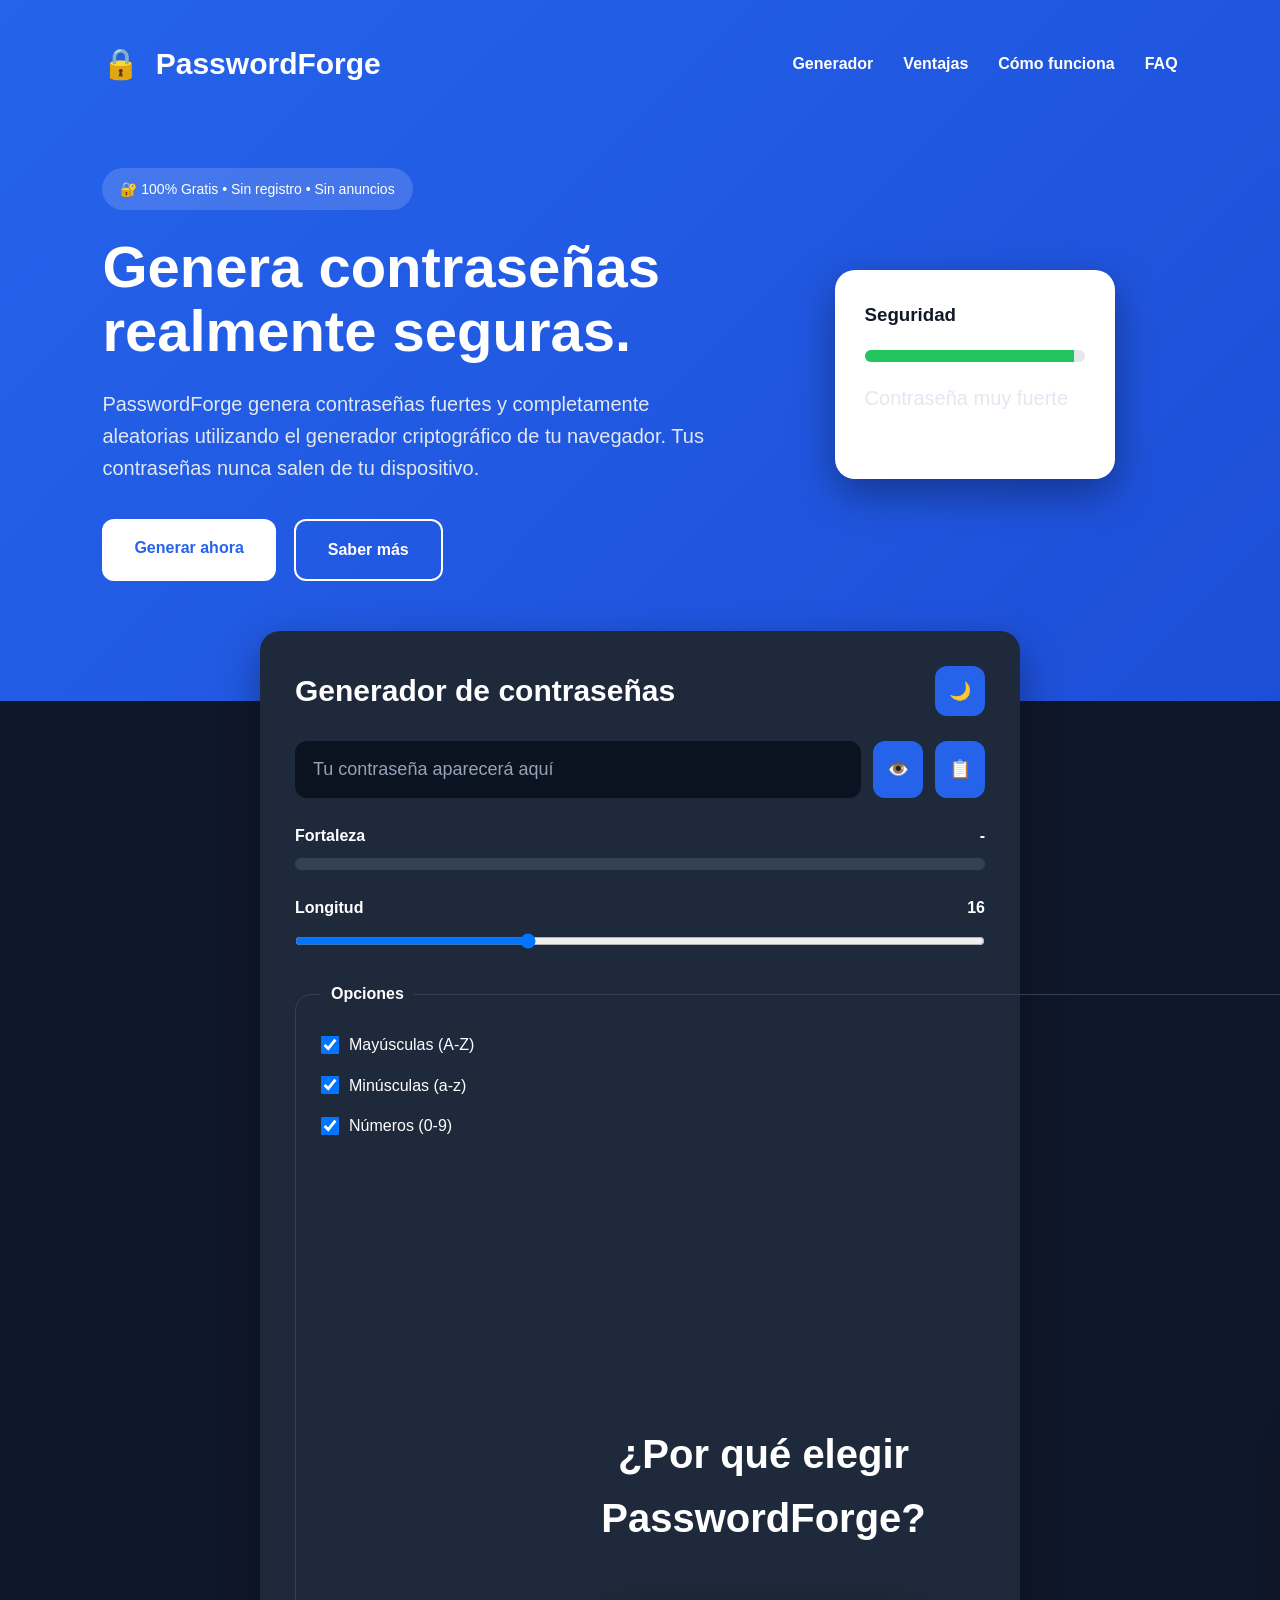
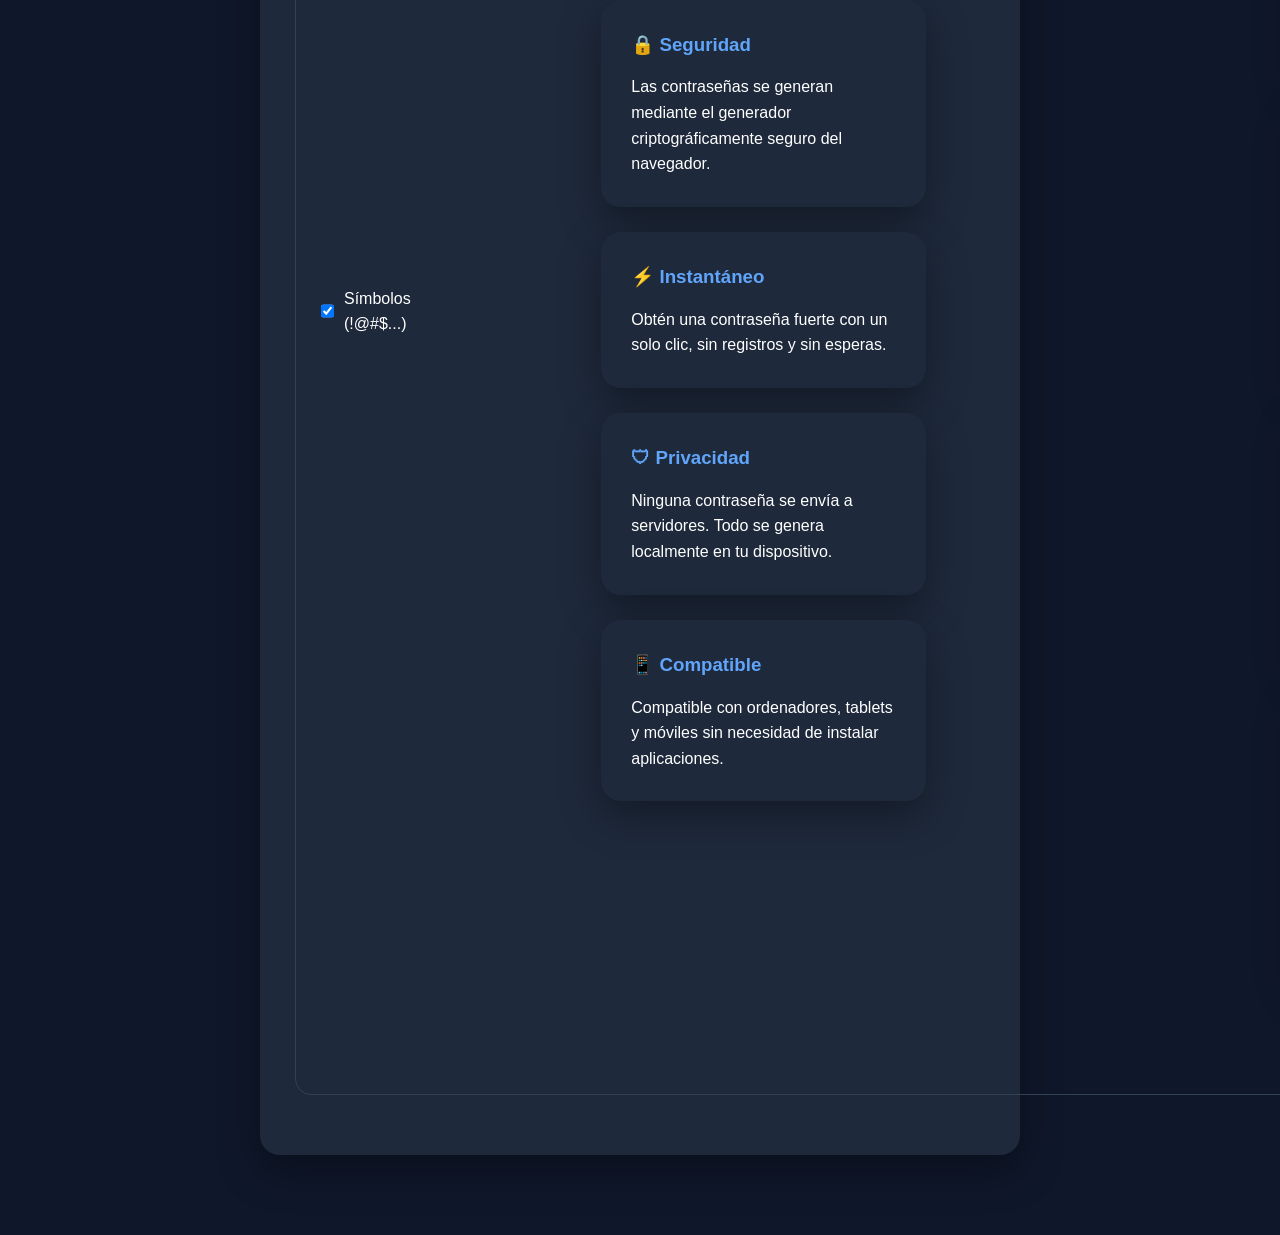
<file: index.html>
<!DOCTYPE html>
<html lang="es">

<head>

<meta charset="UTF-8">
<meta http-equiv="X-UA-Compatible" content="IE=edge">
<meta name="viewport" content="width=device-width, initial-scale=1.0">

<title>PasswordForge | Generador de Contraseñas Seguras Gratis</title>

<meta name="description" content="Genera contraseñas seguras, fuertes y aleatorias gratis con PasswordForge. Funciona directamente en tu navegador sin guardar datos.">

<meta name="keywords" content="generador de contraseñas, password generator, contraseñas seguras, contraseña segura, passwordforge, generar password">

<meta name="author" content="PasswordForge">

<meta name="robots" content="index,follow,max-image-preview:large,max-snippet:-1,max-video-preview:-1">

<link rel="canonical" href="https://ismaelft02-art.github.io/passwordforge/">

<meta property="og:type" content="website">
<meta property="og:locale" content="es_ES">
<meta property="og:site_name" content="PasswordForge">
<meta property="og:title" content="PasswordForge | Generador de Contraseñas Seguras">
<meta property="og:description" content="Genera contraseñas seguras y aleatorias directamente en tu navegador. Gratis, rápido y sin registro.">
<meta property="og:url" content="https://ismaelft02-art.github.io/passwordforge/">

<meta name="twitter:card" content="summary_large_image">
<meta name="twitter:title" content="PasswordForge">
<meta name="twitter:description" content="Generador gratuito de contraseñas seguras y aleatorias.">

<script type="application/ld+json">
{
  "@context":"https://schema.org",
  "@type":"WebApplication",
  "name":"PasswordForge",
  "url":"https://ismaelft02-art.github.io/passwordforge/",
  "applicationCategory":"SecurityApplication",
  "operatingSystem":"Any",
  "browserRequirements":"Requires JavaScript",
  "description":"Generador gratuito de contraseñas seguras que funciona completamente en el navegador.",
  "offers":{
    "@type":"Offer",
    "price":"0",
    "priceCurrency":"EUR"
  }
}
</script>

<link rel="stylesheet" href="style.css">

</head><body>

<header class="hero">

    <nav class="navbar">

        <div class="logo">
            🔒 <span>PasswordForge</span>
        </div>

        <ul>
            <li><a href="#generator">Generador</a></li>
            <li><a href="#features">Ventajas</a></li>
            <li><a href="#how">Cómo funciona</a></li>
            <li><a href="#faq">FAQ</a></li>
        </ul>

    </nav>

    <div class="hero-content">

        <div class="hero-text">

            <span class="badge">
                🔐 100% Gratis • Sin registro • Sin anuncios
            </span>

            <h1>
                Genera contraseñas
                <br>
                realmente seguras.
            </h1>

            <p>
                PasswordForge genera contraseñas fuertes y completamente aleatorias
                utilizando el generador criptográfico de tu navegador.
                Tus contraseñas nunca salen de tu dispositivo.
            </p>

            <div class="hero-buttons">

                <a href="#generator" class="primary-btn">
                    Generar ahora
                </a>

                <a href="#features" class="secondary-btn">
                    Saber más
                </a>

            </div>

        </div>

        <div class="hero-card">

            <div class="mini-card">

                <h3>Seguridad</h3>

                <div class="mini-bar">
                    <div class="mini-fill"></div>
                </div>

                <p>Contraseña muy fuerte</p>

            </div>

        </div>

    </div>

</header>

<main class="container" id="generator">

    <div class="header">

        <h2>Generador de contraseñas</h2>

        <button id="themeToggle"
                class="icon-btn"
                title="Cambiar tema">

            🌙

        </button>

    </div>

    <div class="password-box">

        <input
            type="password"
            id="password"
            readonly
            placeholder="Tu contraseña aparecerá aquí">

        <button
            id="showPassword"
            class="icon-btn"
            title="Mostrar">

            👁️

        </button>

        <button
            id="copy"
            class="icon-btn"
            title="Copiar">

            📋

        </button>

    </div>

    <div class="strength">

        <div class="strength-header">

            <span>Fortaleza</span>

            <span id="strengthText">-</span>

        </div>

        <div class="strength-bar">

            <div id="strengthFill"></div>

        </div>

    </div>

    <div class="length">

        <label for="length">

            Longitud

            <span id="lengthValue">16</span>

        </label>

        <input
            type="range"
            id="length"
            min="8"
            max="32"
            value="16">

    </div>

    <fieldset class="options">

        <legend>Opciones</legend>

        <label><input type="checkbox" id="uppercase" checked> Mayúsculas (A-Z)</label>

        <label><input type="checkbox" id="lowercase" checked> Minúsculas (a-z)</label>

        <label><input type="checkbox" id="numbers" checked> Números (0-9)</label>

        <label><input type="checkbox" id="symbols" checked> Símbolos (!@#$...)</lab<!-- ========================= -->
<!-- VENTAJAS -->
<!-- ========================= -->

<section id="features" class="info">

    <h2>¿Por qué elegir PasswordForge?</h2>

    <div class="cards">

        <article class="card">

            <h3>🔒 Seguridad</h3>

            <p>
                Las contraseñas se generan mediante el generador
                criptográficamente seguro del navegador.
            </p>

        </article>

        <article class="card">

            <h3>⚡ Instantáneo</h3>

            <p>
                Obtén una contraseña fuerte con un solo clic,
                sin registros y sin esperas.
            </p>

        </article>

        <article class="card">

            <h3>🛡 Privacidad</h3>

            <p>
                Ninguna contraseña se envía a servidores.
                Todo se genera localmente en tu dispositivo.
            </p>

        </article>

        <article class="card">

            <h3>📱 Compatible</h3>

            <p>
                Compatible con ordenadores, tablets y móviles
                sin necesidad de instalar aplicaciones.
            </p>

        </article>

    </div>

</section>

<!-- ========================= -->
<!-- CÓMO FUNCIONA -->
<!-- ========================= -->

<section id="how" class="how-it-works">

    <h2>¿Cómo funciona?</h2>

    <div class="steps">

        <div class="step">

            <div class="step-number">1</div>

            <h3>Configura</h3>

            <p>
                Selecciona la longitud y los caracteres
                que quieres utilizar.
            </p>

        </div>

        <div class="step">

            <div class="step-number">2</div>

            <h3>Genera</h3>

            <p>
                PasswordForge crea una contraseña
                totalmente aleatoria y segura.
            </p>

        </div>

        <div class="step">

            <div class="step-number">3</div>

            <h3>Copia</h3>

            <p>
                Copia la contraseña con un clic
                y úsala donde la necesites.
            </p>

        </div>

        <div class="step">

            <div class="step-number">4</div>

            <h3>Protege tus cuentas</h3>

            <p>
                Utiliza una contraseña distinta para
                cada servicio importante.
            </p>

        </div>

    </div>

</section>

<!-- ========================= -->
<!-- ESTADÍSTICAS -->
<!-- ========================= -->

<section class="stats">

    <div class="stat">
        <h2>100%</h2>
        <p>Gratis</p>
    </div>

    <div class="stat">
        <h2>0</h2>
        <p>Datos almacenados</p>
    </div>

    <div class="stat">
        <h2>24/7</h2>
        <p>Disponible</p>
    </div>

    <div class="stat">
        <h2>256-bit</h2>
        <p>Generación segura</p>
    </div>

</section>

<!-- ========================= -->
<!-- FAQ -->
<!-- ========================= -->

<section id="faq" class="faq">

    <h2>Preguntas frecuentes</h2>

    <div class="faq-item">

        <h3>¿Se guardan mis contraseñas?</h3>

        <p>
            No. Todas las contraseñas se generan
            directamente en tu navegador.
        </p>

    </div>

    <div class="faq-item">

        <h3>¿Es totalmente gratis?</h3>

        <p>
            Sí. No necesitas crear una cuenta
            ni pagar para utilizar PasswordForge.
        </p>

    </div>

    <div class="faq-item">

        <h3>¿Qué longitud es recomendable?</h3>

        <p>
            Recomendamos utilizar al menos
            16 caracteres para cuentas importantes.
        </p>

    </div>

    <div class="faq-item">

        <h3>¿Cada contraseña es diferente?</h3>

        <p>
            Sí. Cada generación crea una contraseña
            completamente nueva y aleatoria.
        </p>

    </div>

</section>

<!-- ========================= -->
<!-- CTA -->
<!-- ========================= -->

<section class="cta">

    <h2>Empieza a proteger tus cuentas hoy</h2>

    <p>
        Genera una contraseña fuerte en segundos
        y mejora tu seguridad online.
    </p>

    <a href="#generator" class="primary-btn">

        Generar contraseña

    </a>

</section><!-- ========================= -->
<!-- FOOTER -->
<!-- ========================= -->

<footer>

    <div class="footer-content">

        <div>

            <h3>🔒 PasswordForge</h3>

            <p>
                Generador gratuito de contraseñas seguras.
            </p>

        </div>

        <div>

            <h4>Enlaces</h4>

            <ul>

                <li><a href="#generator">Generador</a></li>
                <li><a href="#features">Ventajas</a></li>
                <li><a href="#how">Cómo funciona</a></li>
                <li><a href="#faq">FAQ</a></li>

            </ul>

        </div>

        <div>

            <h4>Legal</h4>

            <ul>

                <li><a href="privacy.html">Política de privacidad</a></li>
                <li><a href="terms.html">Términos y condiciones</a></li>
                <li><a href="contact.html">Contacto</a></li>

            </ul>

        </div>

    </div>

    <hr>

    <p class="copyright">
        © 2026 PasswordForge · Todos los derechos reservados.
    </p>

</footer>

<script src="script.js"></script>

</body>
</html>
</file>
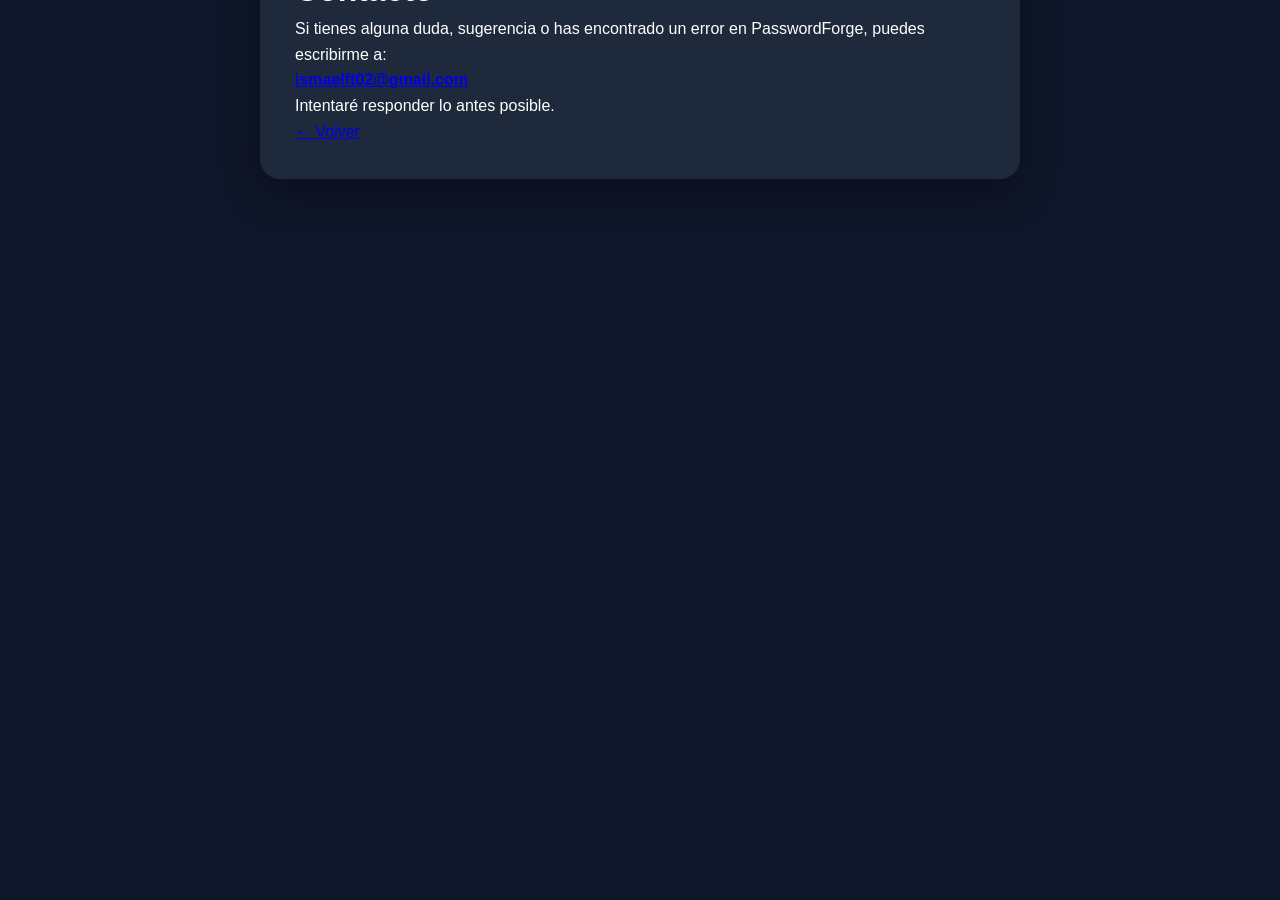
<file: contact.html>
<!DOCTYPE html>
<html lang="es">
<head>
<meta charset="UTF-8">
<meta name="viewport" content="width=device-width, initial-scale=1.0">
<title>Contacto | PasswordForge</title>
<link rel="stylesheet" href="style.css">
</head>

<body>

<main class="container">

<h1>Contacto</h1>

<p>
Si tienes alguna duda, sugerencia o has encontrado un error en PasswordForge, puedes escribirme a:
</p>

<p>
<strong>
<a href="mailto:ismaelft02@gmail.com">ismaelft02@gmail.com</a>
</strong>
</p>

<p>
Intentaré responder lo antes posible.
</p>

<p>

<a href="index.html">← Volver</a>

</p>

</main>

</body>
</html>
</file>
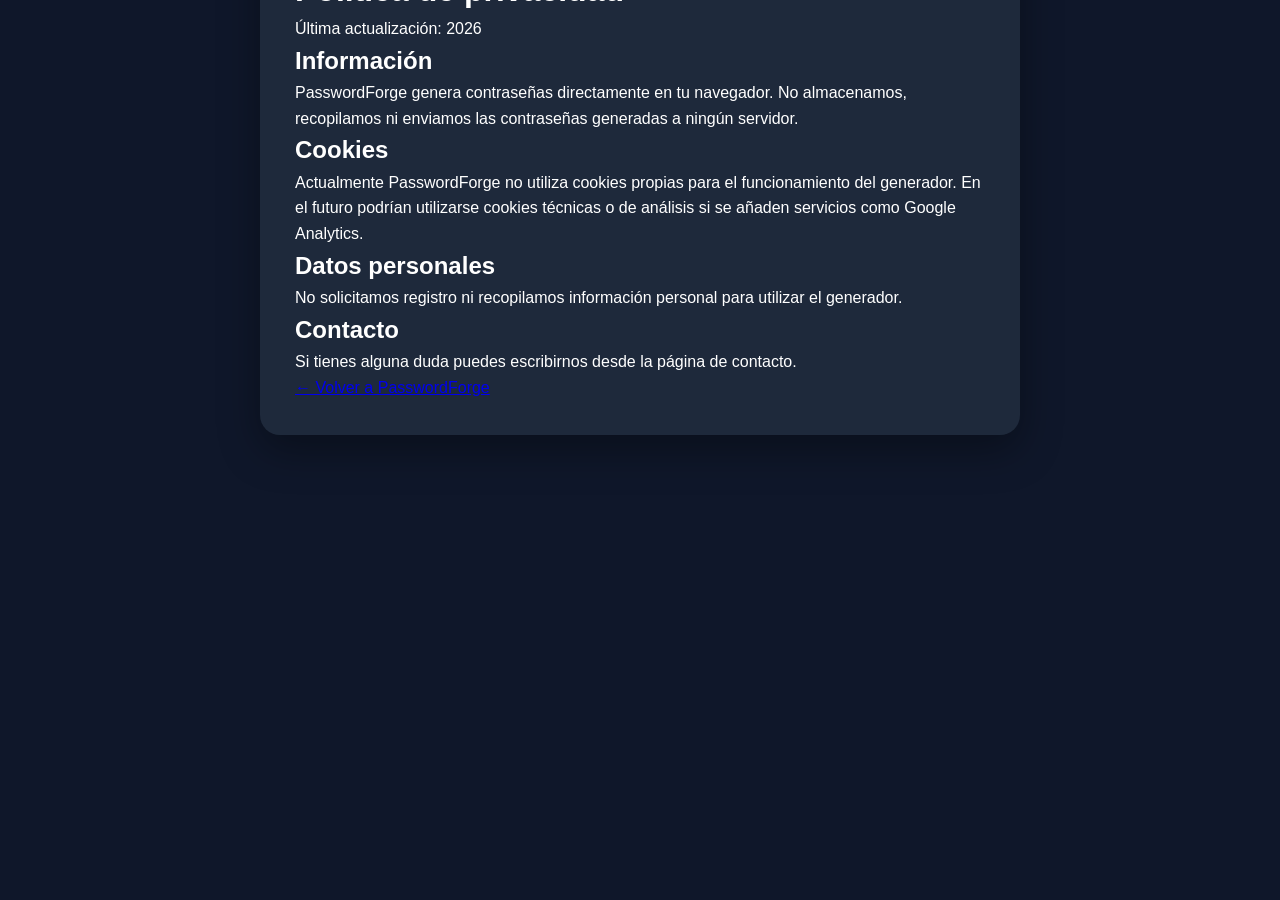
<file: privacy.html>
<!DOCTYPE html>
<html lang="es">
<head>
    <meta charset="UTF-8">
    <meta name="viewport" content="width=device-width, initial-scale=1.0">
    <title>Política de privacidad | PasswordForge</title>
    <link rel="stylesheet" href="style.css">
</head>
<body>

<main class="container">

<h1>Política de privacidad</h1>

<p>Última actualización: 2026</p>

<h2>Información</h2>

<p>
PasswordForge genera contraseñas directamente en tu navegador.
No almacenamos, recopilamos ni enviamos las contraseñas generadas a ningún servidor.
</p>

<h2>Cookies</h2>

<p>
Actualmente PasswordForge no utiliza cookies propias para el funcionamiento del generador.
En el futuro podrían utilizarse cookies técnicas o de análisis si se añaden servicios como Google Analytics.
</p>

<h2>Datos personales</h2>

<p>
No solicitamos registro ni recopilamos información personal para utilizar el generador.
</p>

<h2>Contacto</h2>

<p>
Si tienes alguna duda puedes escribirnos desde la página de contacto.
</p>

<p>
<a href="index.html">← Volver a PasswordForge</a>
</p>

</main>

</body>
</html>
</file>
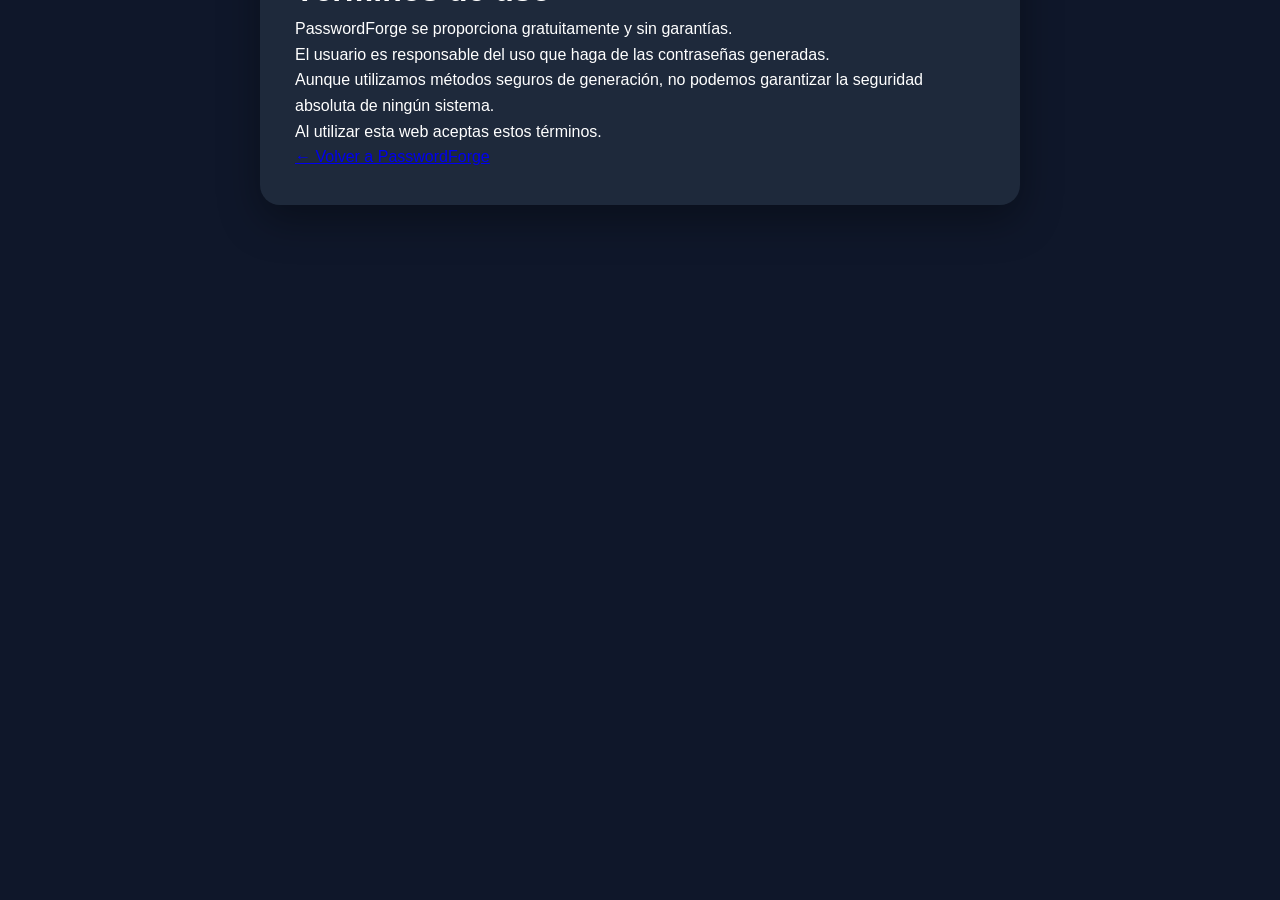
<file: terms.html>
<!DOCTYPE html>
<html lang="es">
<head>
<meta charset="UTF-8">
<meta name="viewport" content="width=device-width, initial-scale=1.0">
<title>Términos de uso | PasswordForge</title>
<link rel="stylesheet" href="style.css">
</head>

<body>

<main class="container">

<h1>Términos de uso</h1>

<p>
PasswordForge se proporciona gratuitamente y sin garantías.
</p>

<p>
El usuario es responsable del uso que haga de las contraseñas generadas.
</p>

<p>
Aunque utilizamos métodos seguros de generación, no podemos garantizar la seguridad absoluta de ningún sistema.
</p>

<p>
Al utilizar esta web aceptas estos términos.
</p>

<p>
<a href="index.html">← Volver a PasswordForge</a>
</p>

</main>

</body>
</html>
</file>
<file: style.css>
/* =====================================================
   PASSWORDFORGE v1.0
   PARTE 1/3
===================================================== */

*{
    margin:0;
    padding:0;
    box-sizing:border-box;
}

html{
    scroll-behavior:smooth;
}

:root{

    --primary:#2563eb;
    --primary-dark:#1d4ed8;

    --green:#22c55e;

    --background:#0f172a;

    --surface:#1e293b;

    --surface-2:#334155;

    --text:#ffffff;

    --text-light:#cbd5e1;

    --radius:16px;

    --shadow:0 15px 40px rgba(0,0,0,.35);

}

body{

    font-family:Arial,Helvetica,sans-serif;

    background:var(--background);

    color:var(--text);

    line-height:1.6;

}

/* ================= HERO ================= */

.hero{

    background:linear-gradient(135deg,#2563eb,#1d4ed8);

    padding:40px 8% 120px;

}

.navbar{

    display:flex;

    justify-content:space-between;

    align-items:center;

    margin-bottom:80px;

}

.logo{

    font-size:30px;

    font-weight:bold;

}

.logo span{

    margin-left:8px;

}

.navbar ul{

    display:flex;

    gap:30px;

    list-style:none;

}

.navbar a{

    color:white;

    text-decoration:none;

    font-weight:bold;

    transition:.3s;

}

.navbar a:hover{

    opacity:.8;

}

.hero-content{

    display:grid;

    grid-template-columns:1.2fr .8fr;

    gap:60px;

    align-items:center;

}

.badge{

    display:inline-block;

    background:rgba(255,255,255,.15);

    padding:10px 18px;

    border-radius:50px;

    margin-bottom:25px;

    font-size:14px;

}

.hero h1{

    font-size:58px;

    line-height:1.1;

    margin-bottom:25px;

}

.hero p{

    font-size:20px;

    color:#e2e8f0;

    margin-bottom:35px;

}

.hero-buttons{

    display:flex;

    gap:18px;

    flex-wrap:wrap;

}

.primary-btn{

    background:white;

    color:var(--primary);

    padding:16px 32px;

    border-radius:12px;

    text-decoration:none;

    font-weight:bold;

    transition:.3s;

}

.primary-btn:hover{

    transform:translateY(-4px);

}

.secondary-btn{

    border:2px solid white;

    color:white;

    padding:16px 32px;

    border-radius:12px;

    text-decoration:none;

    font-weight:bold;

    transition:.3s;

}

.secondary-btn:hover{

    background:white;

    color:var(--primary);

}

.hero-card{

    display:flex;

    justify-content:center;

}

.mini-card{

    width:280px;

    background:white;

    color:#111827;

    padding:30px;

    border-radius:20px;

    box-shadow:var(--shadow);

}

.mini-card h3{

    margin-bottom:20px;

}

.mini-bar{

    height:12px;

    background:#e5e7eb;

    border-radius:20px;

    overflow:hidden;

    margin-bottom:20px;

}

.mini-fill{

    width:95%;

    height:100%;

    background:var(--green);

}

/* ================= CONTENEDOR ================= */

.container{

    max-width:760px;

    margin:-70px auto 80px;

    background:var(--surface);

    border-radius:20px;

    padding:35px;

    box-shadow:var(--shadow);

    position:relative;

    z-index:2;

}

.header{

    display:flex;

    justify-content:space-between;

    align-items:center;

    margin-bottom:25px;

}

.header h2{

    font-size:30px;

}

.icon-btn{

    border:none;

    background:var(--primary);

    color:white;

    padding:14px;

    border-radius:12px;

    cursor:pointer;

    font-size:18px;

    transition:.3s;

}

.icon-btn:hover{

    background:var(--primary-dark);

    transform:scale(1.05);

}

.password-box{

    display:flex;

    gap:12px;

    margin-bottom:25px;

}

.password-box input{

    flex:1;

    border:none;

    border-radius:12px;

    background:#0b1220;

    color:white;

    padding:18px;

    font-size:18px;

}

.password-box input::placeholder{

    color:#94a3b8;

}/* ================= FUERZA ================= */

.strength{

    margin-bottom:25px;

}

.strength-header{

    display:flex;

    justify-content:space-between;

    margin-bottom:10px;

    font-weight:bold;

}

.strength-bar{

    width:100%;

    height:12px;

    background:var(--surface-2);

    border-radius:50px;

    overflow:hidden;

}

#strengthFill{

    width:0;

    height:100%;

    background:var(--green);

    transition:.4s;

}

/* ================= LONGITUD ================= */

.length{

    margin-bottom:25px;

}

.length label{

    display:flex;

    justify-content:space-between;

    margin-bottom:10px;

    font-weight:bold;

}

input[type="range"]{

    width:100%;

    cursor:pointer;

}

/* ================= OPCIONES ================= */

.options{

    border:1px solid var(--surface-2);

    border-radius:var(--radius);

    padding:25px;

    margin-bottom:25px;

    display:grid;

    gap:15px;

}

.options legend{

    padding:0 10px;

    font-weight:bold;

}

.options label{

    display:flex;

    align-items:center;

    gap:10px;

    cursor:pointer;

}

.options input[type="checkbox"]{

    width:18px;

    height:18px;

}

/* ================= BOTÓN ================= */

.generate-btn{

    width:100%;

    border:none;

    background:var(--green);

    color:white;

    padding:18px;

    border-radius:14px;

    font-size:18px;

    font-weight:bold;

    cursor:pointer;

    transition:.3s;

}

.generate-btn:hover{

    transform:translateY(-3px);

    background:#16a34a;

}

#message{

    margin-top:18px;

    text-align:center;

    color:#94a3b8;

}

/* ================= FEATURES ================= */

.info{

    max-width:1200px;

    margin:auto;

    padding:90px 8%;

}

.info h2{

    text-align:center;

    font-size:40px;

    margin-bottom:50px;

}

.cards{

    display:grid;

    grid-template-columns:repeat(auto-fit,minmax(250px,1fr));

    gap:25px;

}

.card{

    background:var(--surface);

    border-radius:20px;

    padding:30px;

    box-shadow:var(--shadow);

    transition:.3s;

}

.card:hover{

    transform:translateY(-8px);

}

.card h3{

    margin-bottom:15px;

    color:#60a5fa;

}

/* ================= HOW IT WORKS ================= */

.how-it-works{

    max-width:1200px;

    margin:auto;

    padding:90px 8%;

}

.how-it-works h2{

    text-align:center;

    font-size:40px;

    margin-bottom:50px;

}

.steps{

    display:grid;

    grid-template-columns:repeat(auto-fit,minmax(230px,1fr));

    gap:25px;

}

.step{

    background:var(--surface);

    border-radius:20px;

    padding:30px;

    box-shadow:var(--shadow);

    transition:.3s;

}

.step:hover{

    transform:translateY(-8px);

}

.step-number{

    width:55px;

    height:55px;

    border-radius:50%;

    background:var(--primary);

    color:white;

    display:flex;

    align-items:center;

    justify-content:center;

    font-size:22px;

    font-weight:bold;

    margin-bottom:20px;

}

.step h3{

    margin-bottom:15px;

}

/* ================= STATS ================= */

.stats{

    max-width:1200px;

    margin:auto;

    padding:90px 8%;

    display:grid;

    grid-template-columns:repeat(auto-fit,minmax(220px,1fr));

    gap:25px;

}

.stat{

    background:var(--surface);

    border-radius:20px;

    padding:35px;

    text-align:center;

    box-shadow:var(--shadow);

}

.stat h2{

    color:#60a5fa;

    font-size:44px;

    margin-bottom:10px;

}

.stat p{

    color:var(--text-light);

}/* ================= FAQ ================= */

.faq{

    max-width:1000px;

    margin:auto;

    padding:90px 8%;

}

.faq h2{

    text-align:center;

    font-size:40px;

    margin-bottom:50px;

}

.faq-item{

    background:var(--surface);

    padding:25px;

    border-radius:18px;

    margin-bottom:20px;

    box-shadow:var(--shadow);

}

.faq-item h3{

    color:#60a5fa;

    margin-bottom:10px;

}

.faq-item p{

    color:var(--text-light);

}

/* ================= CTA ================= */

.cta{

    text-align:center;

    padding:100px 8%;

    background:linear-gradient(135deg,#2563eb,#1d4ed8);

}

.cta h2{

    font-size:42px;

    margin-bottom:20px;

}

.cta p{

    max-width:700px;

    margin:0 auto 35px;

    font-size:20px;

    color:#e2e8f0;

}

/* ================= FOOTER ================= */

footer{

    background:#020617;

    padding:60px 8% 30px;

}

.footer-content{

    display:grid;

    grid-template-columns:repeat(auto-fit,minmax(220px,1fr));

    gap:40px;

    margin-bottom:40px;

}

.footer-content h3,

.footer-content h4{

    margin-bottom:18px;

}

.footer-content ul{

    list-style:none;

}

.footer-content li{

    margin-bottom:10px;

}

.footer-content a{

    color:#cbd5e1;

    text-decoration:none;

    transition:.3s;

}

.footer-content a:hover{

    color:white;

}

footer hr{

    border:none;

    border-top:1px solid #334155;

    margin-bottom:20px;

}

.copyright{

    text-align:center;

    color:#94a3b8;

    font-size:14px;

}

/* ================= ANIMACIONES ================= */

.card,

.step,

.stat,

.faq-item,

.generate-btn,

.primary-btn,

.secondary-btn,

.icon-btn{

    transition:all .3s ease;

}

.card:hover,

.step:hover,

.stat:hover,

.faq-item:hover{

    transform:translateY(-6px);

}

/* ================= RESPONSIVE ================= */

@media (max-width:900px){

.hero-content{

grid-template-columns:1fr;

text-align:center;

}

.hero-card{

margin-top:40px;

}

}

@media (max-width:768px){

.navbar{

flex-direction:column;

gap:20px;

}

.navbar ul{

flex-wrap:wrap;

justify-content:center;

gap:15px;

}

.hero{

padding:30px 20px 90px;

}

.hero h1{

font-size:38px;

}

.hero p{

font-size:18px;

}

.container{

margin:-40px 15px 60px;

padding:25px;

}

.password-box{

flex-direction:column;

}

.icon-btn{

width:100%;

}

.cards,

.steps,

.stats,

.footer-content{

grid-template-columns:1fr;

}

.cta h2{

font-size:32px;

}

}

@media (max-width:480px){

.hero h1{

font-size:30px;

}

.hero p{

font-size:16px;

}

.primary-btn,

.secondary-btn{

display:block;

width:100%;

text-align:center;

}

.hero-buttons{

flex-direction:column;

}

}
</file>
